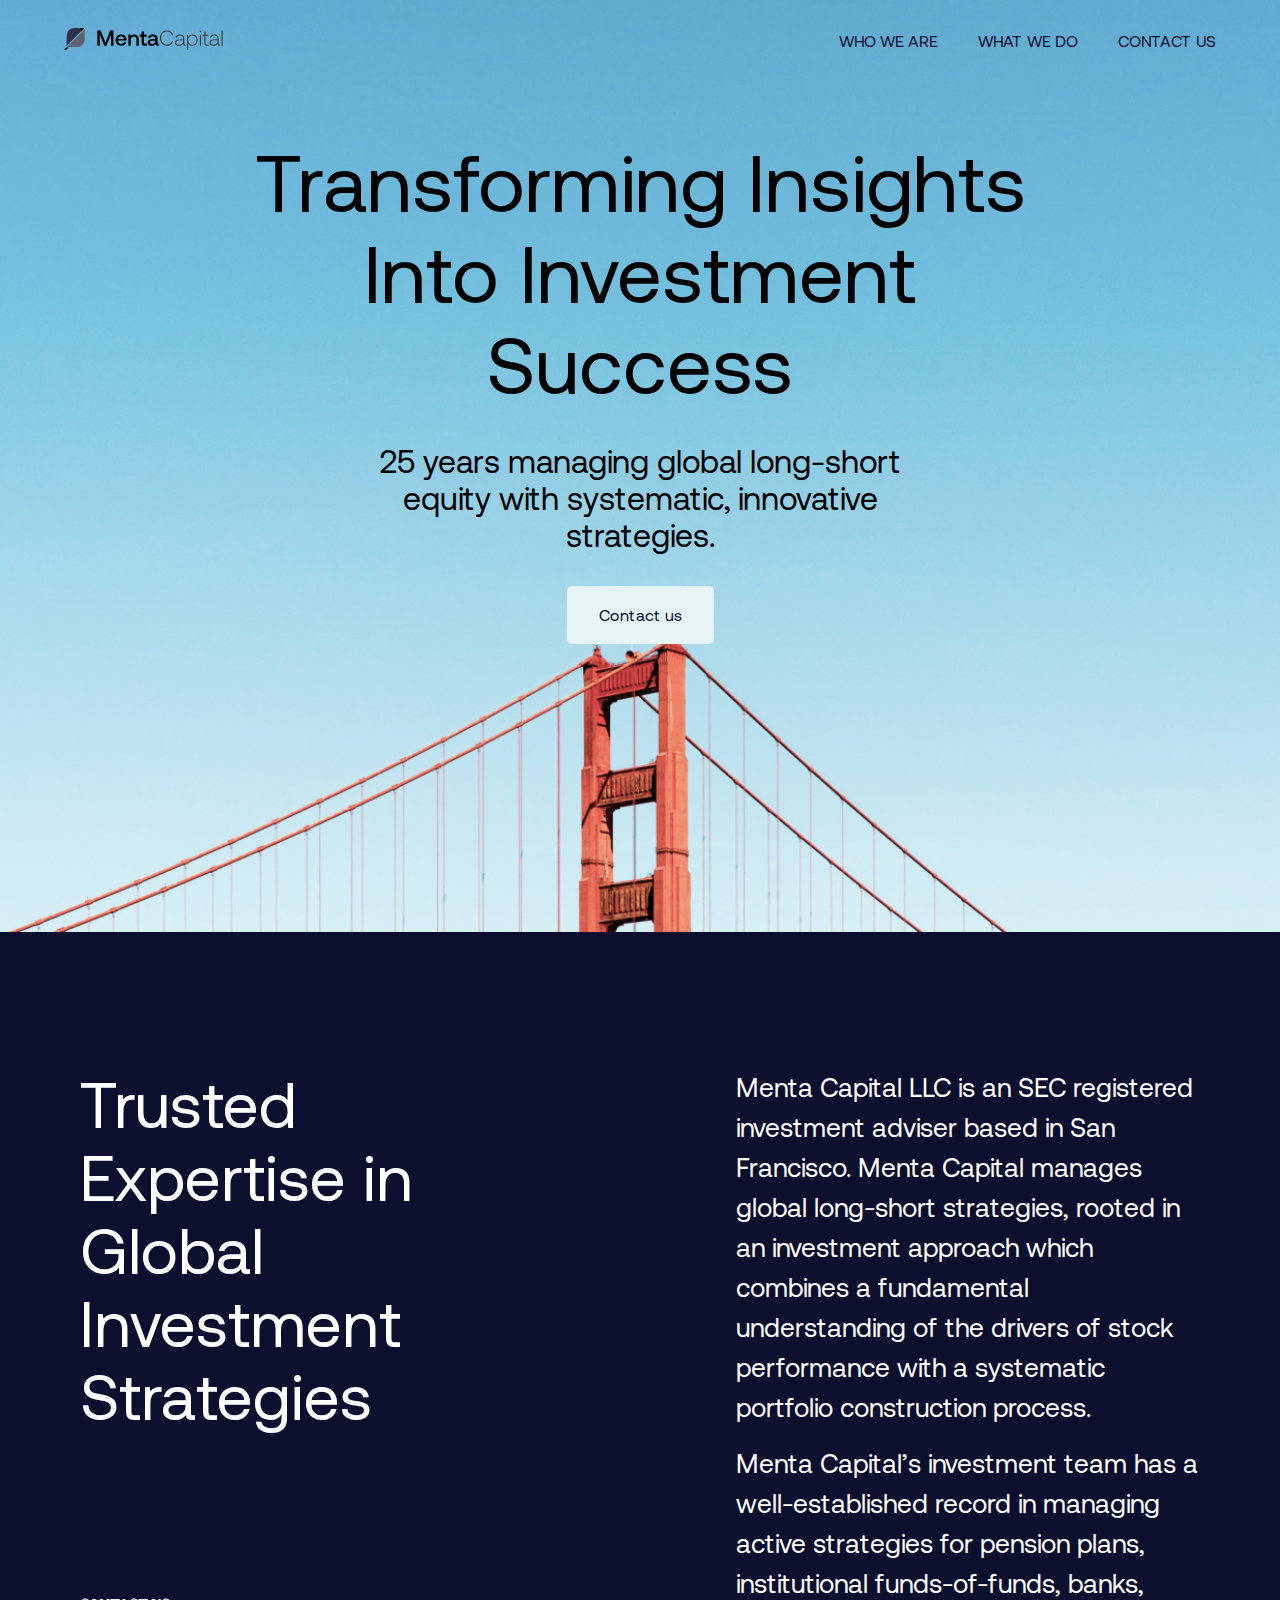
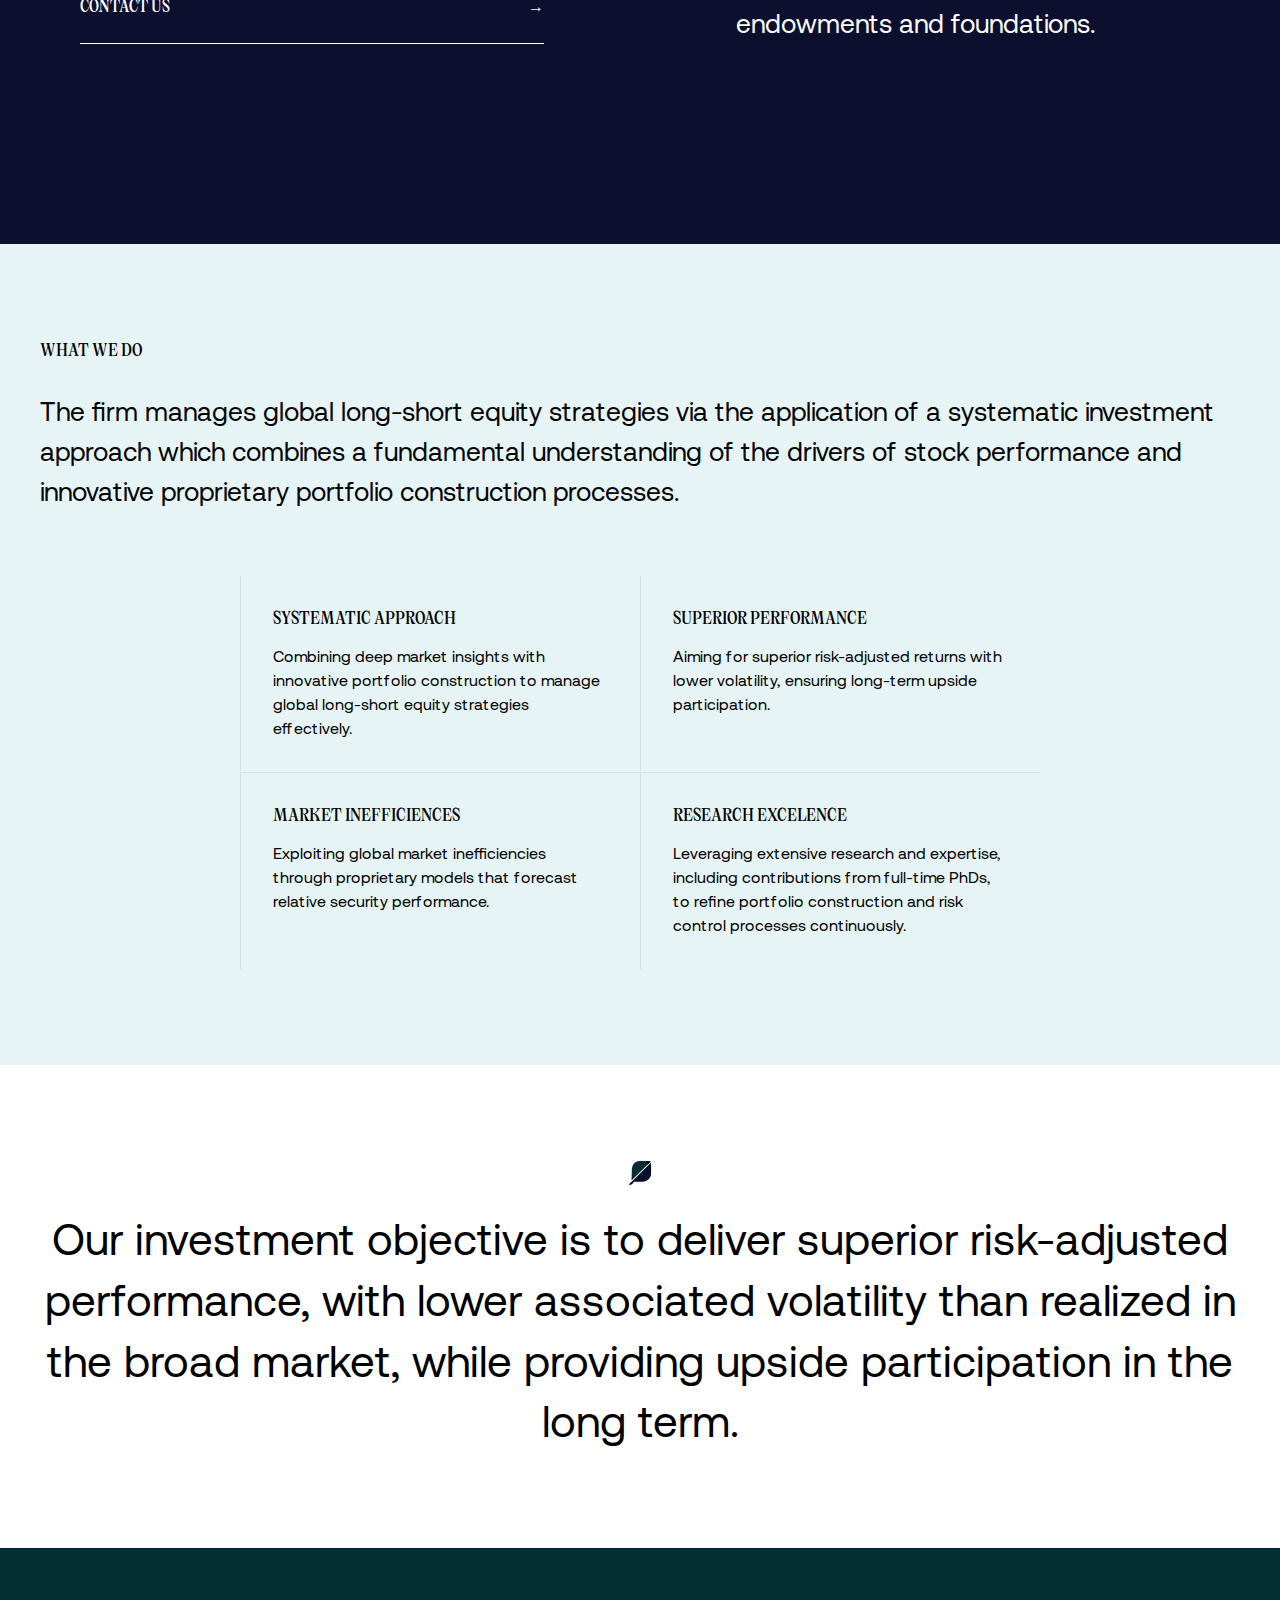
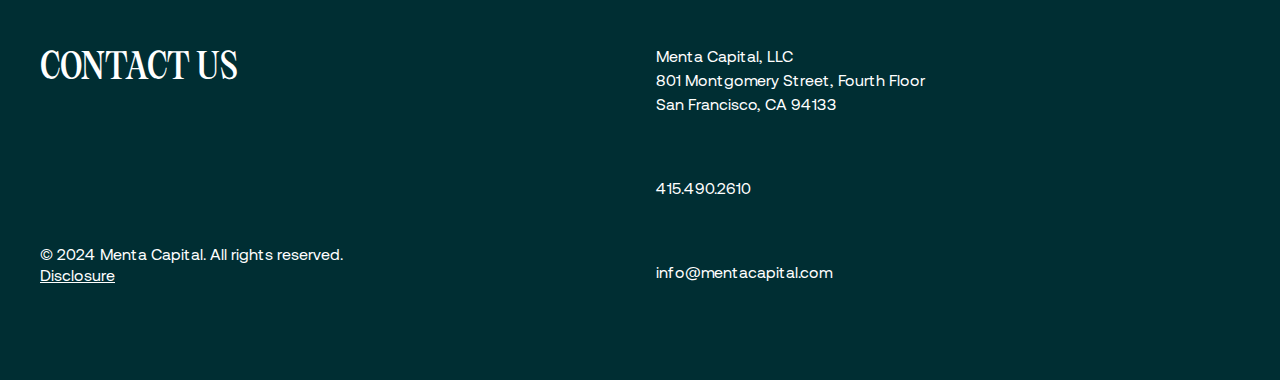
<file: index.html>
<!DOCTYPE html>
<html lang="en">

<head>
 <meta charset="UTF-8">
 <meta name="viewport" content="width=device-width, initial-scale=1.0">
 <link href="/styles.css" rel="stylesheet" />
 <title>Menta Capital</title>
</head>

<body>
 <section class="modal">
  <div class="modal-content">
   <section class="modal-heading">
    <h1 class="heading--secondary">Disclosure</h1>
    <button class="modal-button" onclick="closeModal()">
     <p>Close <span>X</span></p>
    </button>
   </section>
   <div class="modal-text">
    <p>Menta Capital, LLC (“Menta” or the “Firm”) is an SEC registered investment adviser with its principal place of
     business in San Francisco, California. Menta’s website, <a href="http://www.mentacapital.com/"
      target="_blank">http://www.mentacapital.com/</a>, is intended solely to provide
     general information about the Firm, its services and its people. Menta does not intend to solicit or make its
     services available to the general public. Under no circumstances should any information provided on this website be
     considered as an offer soliciting the purchase or sale of any security or interest in any pooled investment vehicle
     sponsored by Menta. Such offers or solicitations will be made separately and only by means of the offering
     documents of the specific pooled investment vehicles and only to those who, among other requirements, meet certain
     qualifications under federal securities laws. Such investors, defined as accredited investors and qualified
     purchasers, are generally deemed sophisticated in financial matters such that they are capable of evaluating the
     merits and risks of prospective investments.
     Any opinions expressed in this website reflect Menta’s current views only. While taken from sources deemed to be
     accurate, Menta makes no representations about the accuracy of the information or its appropriateness for a given
     situation. The discussions and opinions expressed herein are not intended to provide investment, accounting, tax or
     legal advice. The content of this website is presented on an “as is” basis with no warranties, express or implied,
     of any kind with respect to the website.
     Past results of Menta’s pooled investment vehicles or investment strategies are not necessarily indicative of
     future results.
     Registration with the SEC does not imply a certain level of skill or training. Additional information about Menta,
     including the Firm’s Form ADV Part 2A Brochure, is available at the SEC’s website, <a
      href="https://www.adviserinfo.sec.gov" target="_blank">https://www.adviserinfo.sec.gov</a>.
    </p>
   </div>
  </div>
 </section>
 <header>
  <nav>
   <img src="./assets/svg/logo.svg" alt="Menta Capital logo">
   <ul>
    <li>
     <a href="#who-we-are">Who we are</a>
    </li>
    <li>
     <a href="#what-we-do">What we do</a>
    </li>
    <li>
     <a href="#contact-us">Contact us</a>
    </li>
   </ul>
  </nav>
  <h1>Transforming Insights Into Investment Success</h1>
  <h3>25 years managing global long-short equity with systematic, innovative strategies.</h3>
  <a class="button-link" href="#contact-us">Contact us</a>
 </header>

 <section class="intro-wrapper section-wrapper">
  <section class="intro">
   <div class="intro-title">
    <h2>
     Trusted Expertise in Global Investment Strategies
    </h2>
    <a class="arrow-link" href="#contact-us">
     <p>Contact us</p>
     <p>→</p>
    </a>
   </div>

   <div class="intro-description" id="who-we-are">
    <p>
     Menta Capital LLC is an SEC registered investment adviser based in San Francisco. Menta Capital manages global
     long-short strategies, rooted in an investment approach which combines a fundamental understanding of the drivers
     of
     stock performance with a systematic portfolio construction process.
    </p>
    <p>
     Menta Capital’s investment team has a well-established record in managing active strategies for pension plans,
     institutional funds-of-funds, banks, endowments and foundations.
    </p>
   </div>
  </section>
 </section>

 <section class="what-we-do-wrapper section-wrapper" id="what-we-do">
  <section class="what-we-do">
   <div class="what-we-do-description">
    <h3 class="heading--secondary">What we do</h3>
    <p>The firm manages global long-short equity strategies via the application of a
     systematic investment approach which
     combines a fundamental understanding of the drivers of stock performance and innovative proprietary portfolio
     construction processes.</p>
   </div>

   <div class="what-we-do-cards">
    <article class="card">
     <h4 class="heading--secondary">Systematic Approach</h4>
     <p>Combining deep market insights with innovative portfolio construction to manage global long-short equity
      strategies effectively.</p>
    </article>
    <article class="card">
     <h4 class="heading--secondary">Superior Performance</h4>
     <p>Aiming for superior risk-adjusted returns with lower volatility, ensuring long-term upside participation.</p>
    </article>
    <article class="card">
     <h4 class="heading--secondary">Market Inefficiences</h4>
     <p>Exploiting global market inefficiencies through proprietary models that forecast relative security performance.
     </p>
    </article>
    <article class="card">
     <h4 class="heading--secondary">Research Excelence</h4>
     <p>Leveraging extensive research and expertise, including contributions from full-time PhDs, to refine portfolio
      construction and risk control processes continuously.</p>
    </article>
   </div>
  </section>
 </section>


 <section class="featured-wrapper section-wrapper">
  <div class="featured">
   <img src="assets/svg/leaf.svg" alt="leaf icon">
   <p>Our investment objective is to deliver superior risk-adjusted performance, with lower associated volatility than
    realized in the broad market, while providing upside participation in the long term.</p>
  </div>

 </section>

 <footer class="section-wrapper" id="contact-us">
  <div class="footer-inner">
   <h2 class="heading--secondary">Contact us</h2>
   <section class="footer-reserved">
    <p>© 2024 Menta Capital. All rights reserved.</p>
    <a onclick="openModal()">
     Disclosure
    </a>
   </section>
   <section class="footer-address">
    <p>Menta Capital, LLC <br /> 801 Montgomery Street, Fourth Floor <br /> San Francisco, CA 94133</p>
    <p>415.490.2610</p>
    <p>info@mentacapital.com</p>
   </section>
  </div>
 </footer>
 <script src="./scripts.js"></script>
</body>

</html>
</file>
<file: styles.css>
* {
  margin: 0;
  padding: 0;
}

@font-face {
  font-family: 'Aeonik';
  src: url('/assets/fonts/Aeonik-Regular.ttf');
}

@font-face {
  font-family: 'TartuffoTrial';
  src: url('/assets/fonts/Tartuffo_Trial-Regular.otf');
}

:root {
  --main-blue: rgba(13, 15, 46, 1);
  --light-blue: rgba(231, 244, 245, 1);
  --teal: rgba(0, 46, 51, 1);

  --text-color-white: rgba(255, 255, 255, 1);
  --text-color-blue: var(--main-blue);

  --border-color: rgba(13, 15, 46, 0.08);

  --spacing-unit: 0.5rem;
  --spacing-sm: calc(var(--spacing-unit) * 2);
  --spacing-md: calc(var(--spacing-unit) * 3);
  --spacing-lg: calc(var(--spacing-unit) * 4);
  --spacing-xl: calc(var(--spacing-unit) * 5);
  --spacing-2xl: calc(var(--spacing-unit) * 6);
  --spacing-3xl: calc(var(--spacing-unit) * 8);

  --max-width: 1250px;
}

html {
  scroll-behavior: smooth;
}

body {
  font-family: 'Aeonik';
  font-weight: 400;
}

h1,
h2,
h3,
h4 {
  font-weight: 400;
}

h1 {
  font-size: 3rem;

  @media only screen and (min-width: 64em) {
    font-size: 5rem;
  }
}

h2 {
  font-size: 2rem;
  @media only screen and (min-width: 64em) {
    font-size: 4rem;
  }
}

h3 {
  font-size: 1.5rem;

  @media only screen and (min-width: 64em) {
    font-size: 2rem;
  }
}

.heading--secondary {
  font-family: 'TartuffoTrial';
  text-transform: uppercase;
  font-size: 1.05rem;
}

p {
  line-height: 1.5rem;

  @media only screen and (min-width: 64em) {
    line-height: 2.5rem;
  }
}

a {
  text-decoration: none;
  color: inherit;
}

a:hover {
  text-decoration: underline;
  cursor: pointer;
}

footer a,
.modal a {
  text-decoration: underline;
}

button,
.button-link {
  background: var(--light-blue);
  border: none;
  border-radius: 5px;

  padding: 1.25rem 2rem;
  width: fit-content;

  font-family: 'Aeonik';
  font-size: 1rem;

  text-decoration: none;
}

button:hover,
.button-link:hover {
  cursor: pointer;
}

button a,
.button-link {
  color: var(--text-color-blue);
  position: relative;
}

button a:hover,
.button-link:hover {
  text-decoration: none;
}

header {
  background: url('./assets/img/header-image.png');
  background-repeat: no-repeat;
  background-size: cover;
  background-position: 0% 55%;

  display: flex;
  flex-direction: column;
  align-items: center;
  gap: 2rem;

  text-align: center;

  padding: var(--spacing-lg);

  min-height: 60vh;
  height: fit-content;

  @media only screen and (min-width: 48em) {
    background-position: 5% 0%;
  }

  @media only screen and (min-width: 64em) {
    min-height: 100vh;
    background-position: 50% 80%;
    padding-top: 0;
  }
}

header h1 {
  width: 100%;
  padding-top: 0;

  @media only screen and (min-width: 48em) {
    padding-top: var(--spacing-lg);
    max-width: 70%;
  }
}

header h3 {
  @media only screen and (min-width: 48em) {
    max-width: 50%;
  }
}

header img {
  width: 10rem;
}

nav {
  display: flex;
  flex-direction: column;
  justify-content: space-between;
  gap: var(--spacing-md);
  align-items: center;

  width: 100%;
  box-sizing: border-box;

  @media only screen and (min-width: 48em) {
    flex-direction: row;
    padding: var(--spacing-md) var(--spacing-lg);
  }
}

nav ul {
  display: flex;
  flex-direction: row;
  gap: var(--spacing-md);

  list-style-type: none;

  @media only screen and (min-width: 48em) {
    align-self: end;
    gap: var(--spacing-xl);
  }
}

nav li a {
  text-transform: uppercase;
  color: var(--text-color-blue);
}

.arrow-link {
  display: flex;
  width: fit-content;
  justify-content: space-between;
  border-bottom: solid 1px var(--text-color-white);

  width: 100%;
}

.arrow-link p {
  font-family: 'TartuffoTrial';
  text-transform: uppercase;
  font-weight: 400;
  font-size: 1rem;

  margin: var(--spacing-sm) 0;
  color: var(--text-color-white);
}

.arrow-link:hover {
  text-decoration: none;
}

.section-wrapper {
  padding: var(--spacing-2xl) var(--spacing-md);

  @media only screen and (min-width: 64em) {
    padding: calc(var(--spacing-2xl) * 2) var(--spacing-xl);
  }
}

.intro-wrapper {
  background-color: var(--main-blue);
  min-height: fit-content;

  @media only screen and (min-width: 64em) {
    min-height: 80vh;
  }
}

.intro {
  display: grid;

  gap: var(--spacing-lg);
  justify-content: space-between;
  grid-template-columns: 100%;

  color: var(--text-color-white);

  @media only screen and (min-width: 48em) {
    gap: var(--spacing-xl);

    padding: var(--spacing-xl);

    max-width: var(--max-width);
    grid-template-columns: repeat(2, 1fr);
  }

  @media only screen and (min-width: 64em) {
    margin: auto;
    gap: calc(var(--spacing-3xl) * 3);
  }
}

.intro-title {
  display: flex;
  flex-direction: column;
  justify-content: space-between;
  height: 100%;
}

.intro-description {
  display: flex;
  flex-direction: column;
  gap: var(--spacing-sm);
  max-width: 60ch;
}

.what-we-do-wrapper {
  background: var(--light-blue);
}

.what-we-do {
  display: flex;
  flex-direction: column;
  gap: var(--spacing-lg);

  max-width: var(--max-width);
  margin: auto;

  @media only screen and (min-width: 64em) {
    gap: var(--spacing-3xl);
  }
}

.what-we-do-description,
.intro-description {
  @media only screen and (min-width: 64em) {
    font-size: 1.65rem;
  }
}

.what-we-do-description {
  display: flex;
  flex-direction: column;
  gap: var(--spacing-lg);
}

.what-we-do-cards {
  display: grid;

  grid-template-columns: 100%;

  margin: auto;

  @media only screen and (min-width: 48em) {
    grid-template-columns: repeat(2, 25rem);
  }
}

.what-we-do-cards p {
  line-height: 1.5rem;
}

.what-we-do-cards .card {
  display: flex;
  flex-direction: column;
  gap: var(--spacing-sm);
  max-width: 40ch;

  padding: var(--spacing-lg);

  border-left: 1px solid var(--border-color);
  border-bottom: 1px solid var(--border-color);
}

.card:nth-child(2) ~ * {
  border-bottom: none;
}

.featured {
  max-width: var(--max-width);

  margin: auto;

  display: flex;
  flex-direction: column;
  gap: var(--spacing-md);

  align-items: center;
}

.featured img {
  width: 1.5rem;
  height: 1.5rem;
}

.featured p {
  max-width: 85ch;
  font-size: 2rem;
  line-height: normal;

  @media only screen and (min-width: 64em) {
    line-height: 3.8rem;
    font-size: 2.75rem;
    text-align: center;
  }
}

footer {
  background: var(--teal);
  color: var(--text-color-white);

  @media only screen and (min-width: 48em) {
    height: 15rem;
  }
}

.footer-inner {
  display: grid;
  grid-template-columns: 100%;
  align-content: space-between;

  gap: var(--spacing-lg);

  margin: auto;
  box-sizing: border-box;

  height: 100%;
  width: 100%;

  @media only screen and (min-width: 48em) {
    grid-template-columns: repeat(2, 1fr);
    max-width: var(--max-width);
  }
}

.footer-reserved {
  grid-template-columns: 100%;
  grid-area: 3/1;
}

.footer-address {
  display: flex;
  flex-direction: column;
  justify-content: space-between;
  /* justify-self: end; */

  @media only screen and (min-width: 48em) {
    grid-area: span 3;
  }
}

footer h2 {
  font-size: 1.05rem !important;

  @media only screen and (min-width: 48em) {
    font-size: 2.25rem !important;
  }
}

footer p {
  line-height: 1.5rem;
}

/* Modal */
.modal {
  display: none;
  position: fixed;
  z-index: 1;
  left: 0;
  width: 100%;
  height: 100%;
  overflow: auto;
  background-color: rgba(0, 0, 0, 0.4);
}

.modal-content {
  background-color: var(--teal);
  color: var(--text-color-white);

  margin: auto;
  padding: var(--spacing-md);
  padding-bottom: var(--spacing-3xl);

  width: 80%;
  height: 70%;

  overflow-y: scroll;

  @media only screen and (min-width: 64em) {
    width: 70%;
    height: fit-content;
    overflow-y: auto;
  }
}

.modal-heading {
  display: flex;
  justify-content: space-between;
  align-items: center;

  width: 100%;
  margin-bottom: var(--spacing-sm);
}

.modal-button {
  background-color: transparent;
  color: var(--text-color-white);
  padding: 0.5rem;
}

.modal-button p {
  display: flex;
  align-items: center;
  gap: var(--spacing-sm);

  font-family: 'TartuffoTrial';
  text-transform: uppercase;
  font-size: 1.05rem !important;
}

.modal-button p span {
  border: solid 1px var(--text-color-white);
  padding: 0.2rem 0.8rem;
  border-radius: 1000px;
}

.modal-button:hover {
  background-color: rgba(0, 0, 0, 0.4);
}

.modal-content p {
  line-height: 1.8rem;
  font-size: 1.15rem;
}

.modal-text {
  height: 100%;
}

/* Small devices such as large phones (640px and up) */
@media only screen and (min-width: 40em) {
  ...;
}

/* Medium devices such as tablets (768px and up) */
@media only screen and (min-width: 48em) {
  ...;
}

/* Large devices such as laptops (1024px and up) */
@media only screen and (min-width: 64em) {
  ...;
}

/* Largest devices such as desktops (1280px and up) */
@media only screen and (min-width: 80em) {
  ...;
}
</file>
